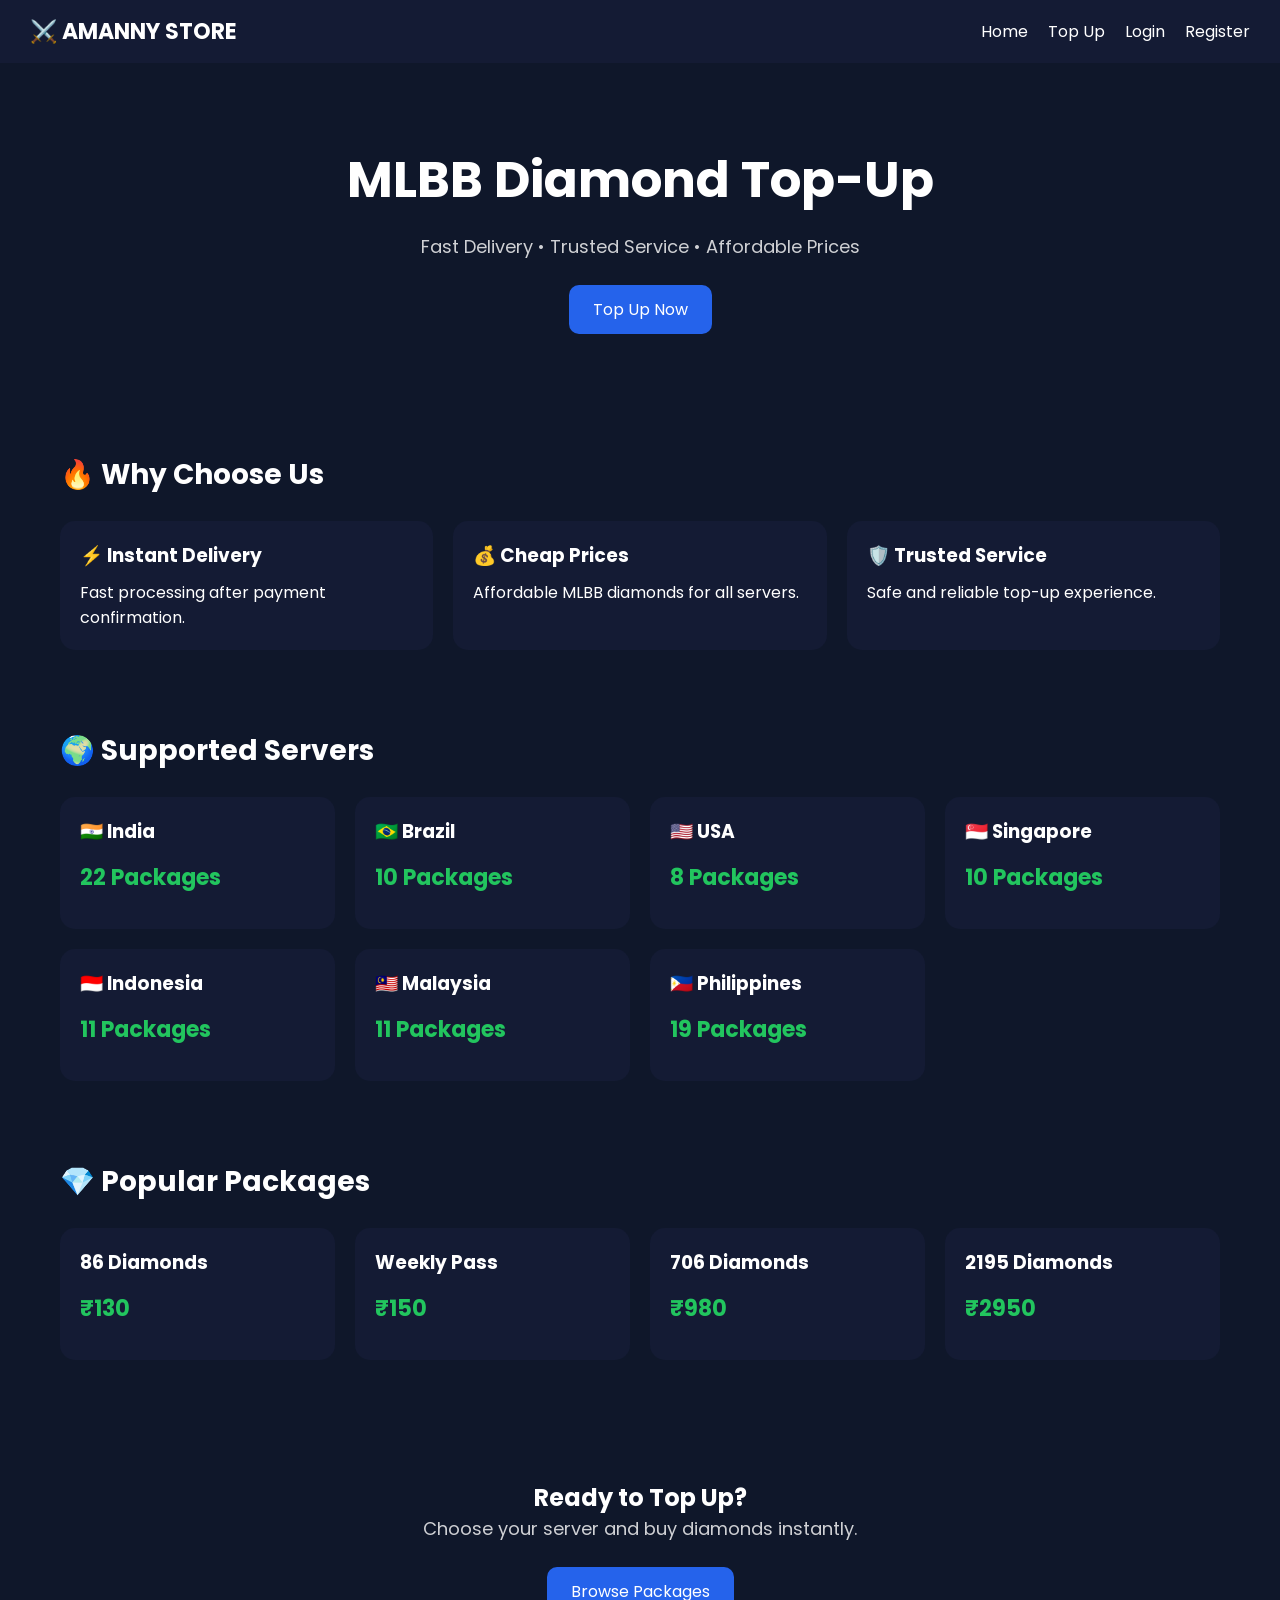
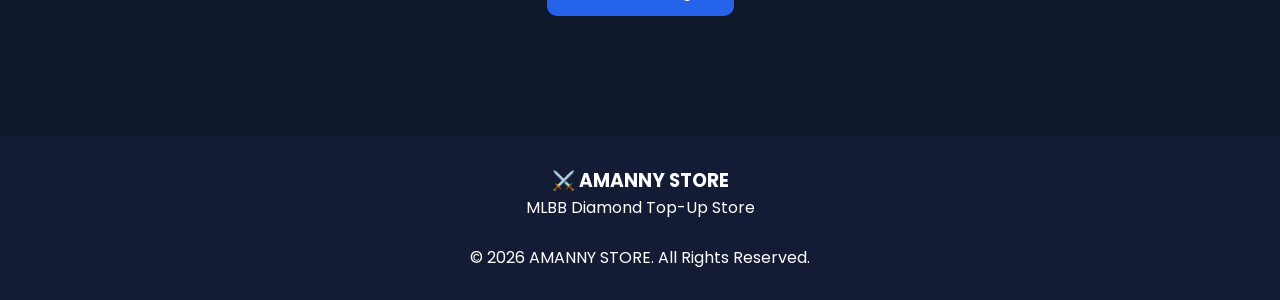
<file: index.html>
<!DOCTYPE html>
<html lang="en">
<head>
<meta charset="UTF-8">
<meta name="viewport" content="width=device-width, initial-scale=1.0">

<title>AMANNY STORE | MLBB Diamond Top Up</title>

<link rel="stylesheet" href="css/style.css">

<link href="https://fonts.googleapis.com/css2?family=Poppins:wght@300;400;500;600;700&display=swap" rel="stylesheet">
</head>

<body>

<!-- NAVBAR -->
<nav class="navbar">

<div class="logo">
⚔️ AMANNY STORE
</div>

<ul class="nav-links">
<li><a href="index.html">Home</a></li>
<li><a href="products.html">Top Up</a></li>
<li><a href="login.html">Login</a></li>
<li><a href="register.html">Register</a></li>
</ul>

</nav>

<!-- HERO SECTION -->
<section class="hero">

<h1>MLBB Diamond Top-Up</h1>

<p>
Fast Delivery • Trusted Service • Affordable Prices
</p>

<br>

<a href="products.html">
<button class="hero-btn">
Top Up Now
</button>
</a>

</section>

<!-- FEATURES -->
<section class="server-section">

<h2 class="server-title">
🔥 Why Choose Us
</h2>

<div class="product-grid">

<div class="product-card">
<h3>⚡ Instant Delivery</h3>
<p>Fast processing after payment confirmation.</p>
</div>

<div class="product-card">
<h3>💰 Cheap Prices</h3>
<p>Affordable MLBB diamonds for all servers.</p>
</div>

<div class="product-card">
<h3>🛡️ Trusted Service</h3>
<p>Safe and reliable top-up experience.</p>
</div>

</div>

</section>

<!-- SUPPORTED SERVERS -->
<section class="server-section">

<h2 class="server-title">
🌍 Supported Servers
</h2>

<div class="product-grid">

<div class="product-card">
<h3>🇮🇳 India</h3>
<p class="price">22 Packages</p>
</div>

<div class="product-card">
<h3>🇧🇷 Brazil</h3>
<p class="price">10 Packages</p>
</div>

<div class="product-card">
<h3>🇺🇸 USA</h3>
<p class="price">8 Packages</p>
</div>

<div class="product-card">
<h3>🇸🇬 Singapore</h3>
<p class="price">10 Packages</p>
</div>

<div class="product-card">
<h3>🇮🇩 Indonesia</h3>
<p class="price">11 Packages</p>
</div>

<div class="product-card">
<h3>🇲🇾 Malaysia</h3>
<p class="price">11 Packages</p>
</div>

<div class="product-card">
<h3>🇵🇭 Philippines</h3>
<p class="price">19 Packages</p>
</div>

</div>

</section>

<!-- POPULAR PACKS -->
<section class="server-section">

<h2 class="server-title">
💎 Popular Packages
</h2>

<div class="product-grid">

<div class="product-card">
<h3>86 Diamonds</h3>
<p class="price">₹130</p>
</div>

<div class="product-card">
<h3>Weekly Pass</h3>
<p class="price">₹150</p>
</div>

<div class="product-card">
<h3>706 Diamonds</h3>
<p class="price">₹980</p>
</div>

<div class="product-card">
<h3>2195 Diamonds</h3>
<p class="price">₹2950</p>
</div>

</div>

</section>

<!-- CTA -->
<section class="hero">

<h2>Ready to Top Up?</h2>

<p>
Choose your server and buy diamonds instantly.
</p>

<br>

<a href="products.html">
<button class="hero-btn">
Browse Packages
</button>
</a>

</section>

<!-- FOOTER -->
<footer style="text-align:center;padding:30px;background:#141b34;margin-top:40px;">

<h3>⚔️ AMANNY STORE</h3>

<p>
MLBB Diamond Top-Up Store
</p>

<br>

<p>
© 2026 AMANNY STORE. All Rights Reserved.
</p>

</footer>

</body>
</html>
</file>
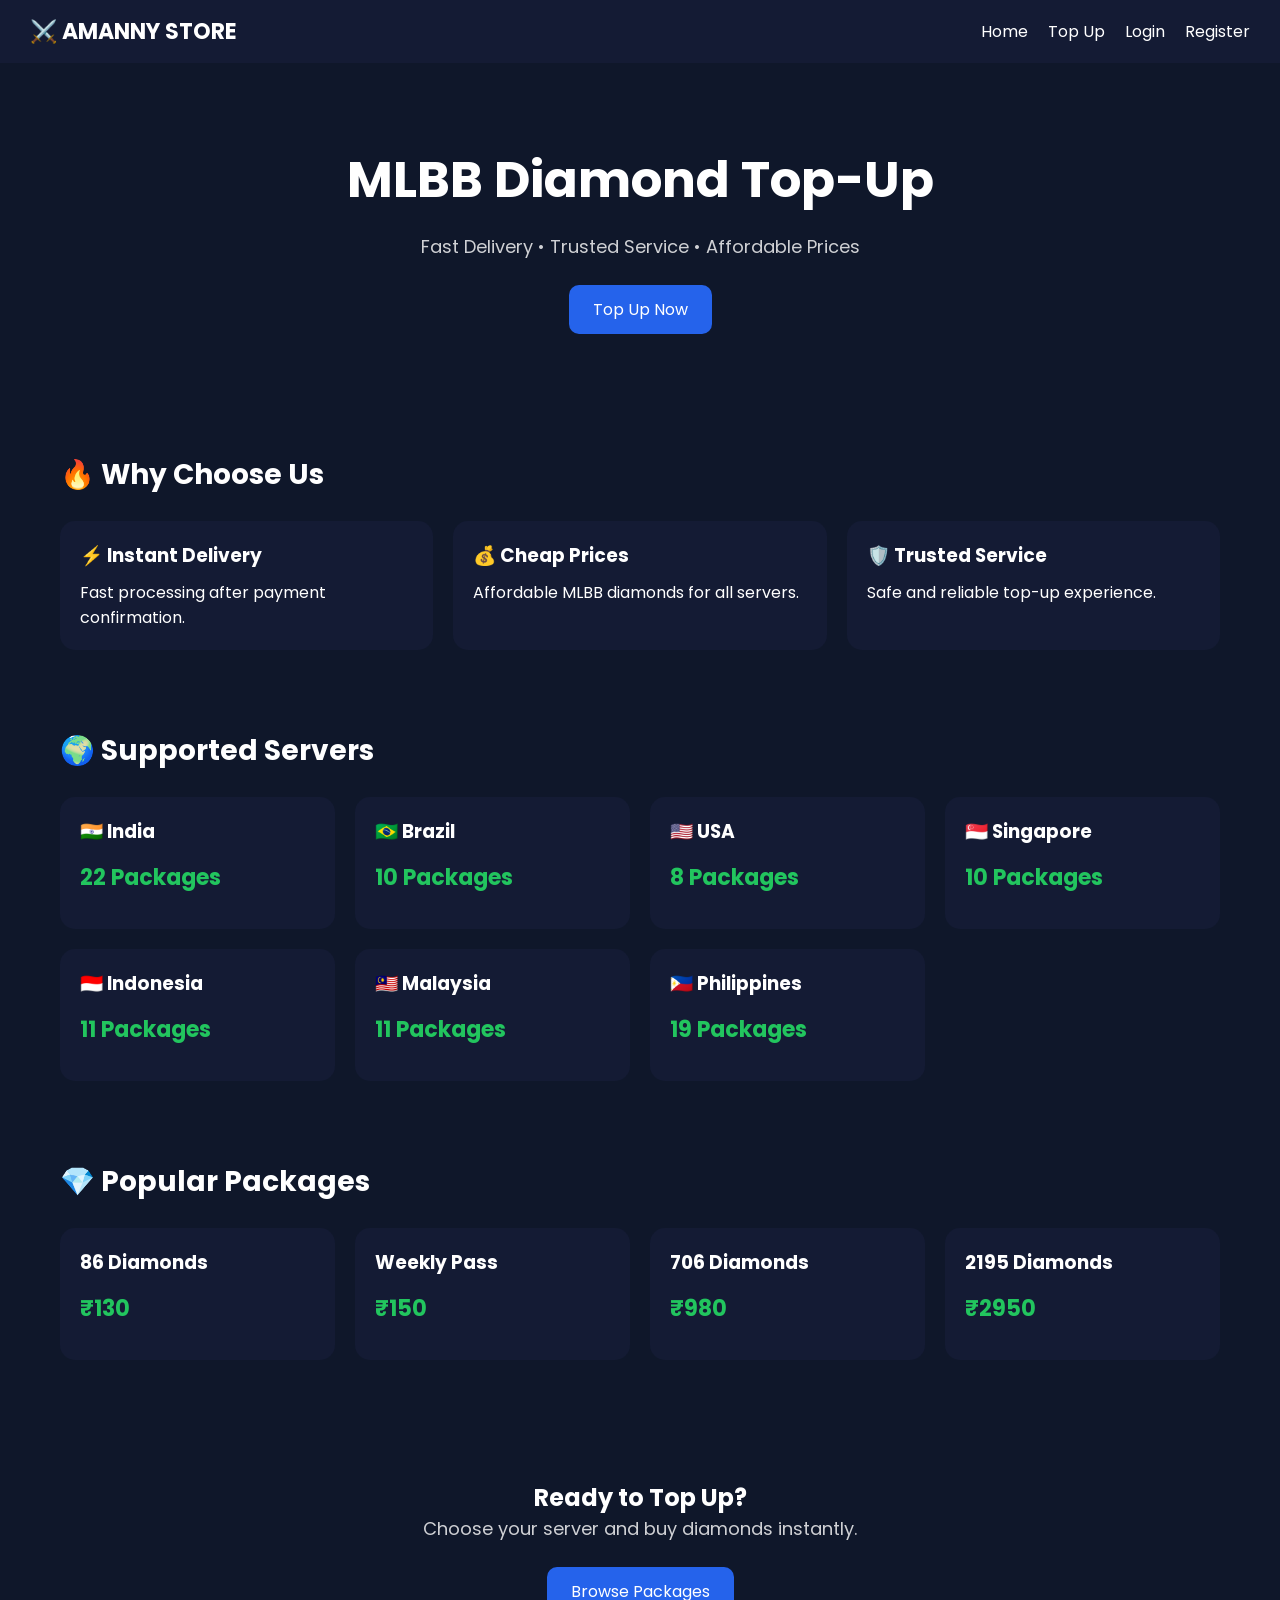
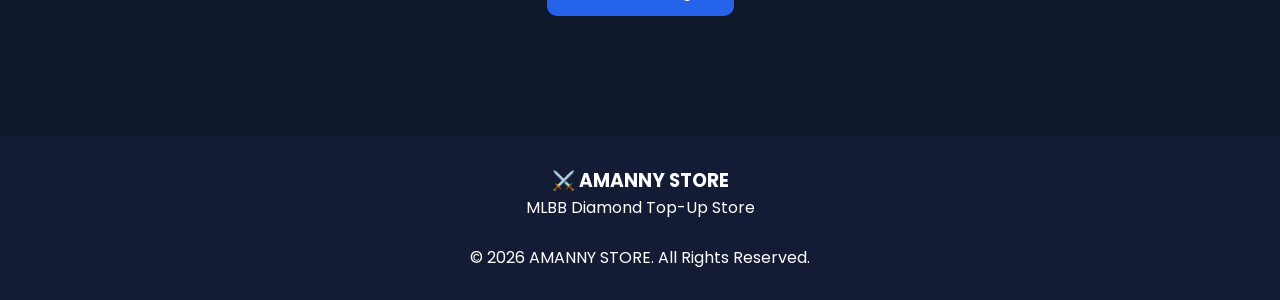
<file: admin.html>
<!DOCTYPE html>
<html lang="en">
<head>
<meta charset="UTF-8">
<meta name="viewport" content="width=device-width, initial-scale=1.0">

<title>Admin Dashboard | AMANNY STORE</title>

<link rel="stylesheet" href="css/style.css">
<link rel="stylesheet" href="css/admin.css">

<link href="https://fonts.googleapis.com/css2?family=Poppins:wght@300;400;500;600;700&display=swap" rel="stylesheet">
</head>
<body>

<nav class="navbar">

<div class="logo">
⚔️ AMANNY STORE ADMIN
</div>

<ul class="nav-links">
<li><a href="index.html">Home</a></li>
<li><a href="#" onclick="logoutAdmin()">Logout</a></li>
</ul>

</nav>

<div class="admin-container">

<h1>📊 Admin Dashboard</h1>

<div class="admin-stats">

<div class="admin-card">
<h3>Total Orders</h3>
<p id="totalOrders">0</p>
</div>

<div class="admin-card">
<h3>Total Revenue</h3>
<p id="totalRevenue">₹0</p>
</div>

<div class="admin-card">
<h3>Pending Orders</h3>
<p id="pendingOrders">0</p>
</div>

</div>

<div class="admin-orders">

<h2>📦 All Orders</h2>

<table>

<thead>

<tr>
<th>Package</th>
<th>Server</th>
<th>Price</th>
<th>User ID</th>
<th>Zone ID</th>
<th>Date</th>
<th>Status</th>
</tr>

</thead>

<tbody id="ordersTable">

</tbody>

</table>

</div>

</div>

<script>

/* Simple Admin Login */

const adminPassword = "admin123";

if(
sessionStorage.getItem("adminAuth")
!== "true"
){

const pass =
prompt("Enter Admin Password");

if(pass !== adminPassword){

alert("Access Denied");

window.location.href =
"index.html";

}

sessionStorage.setItem(
"adminAuth",
"true"
);

}

/* Load Orders */

const orders =
JSON.parse(
localStorage.getItem("orders")
) || [];

let revenue = 0;

document.getElementById("totalOrders")
.textContent =
orders.length;

document.getElementById("pendingOrders")
.textContent =
orders.length;

const tbody =
document.getElementById("ordersTable");

orders.forEach(order => {

revenue += Number(order.price);

tbody.innerHTML += `
<tr>

<td>${order.product}</td>

<td>${order.server}</td>

<td>₹${order.price}</td>

<td>${order.userId}</td>

<td>${order.zoneId}</td>

<td>${order.date || "-"}</td>

<td>
<span class="pending">
Pending
</span>
</td>

</tr>
`;

});

document.getElementById(
"totalRevenue"
).textContent =
"₹" + revenue;

function logoutAdmin(){

sessionStorage.removeItem(
"adminAuth"
);

window.location.href =
"index.html";

}

</script>

</body>
</html>
</file>
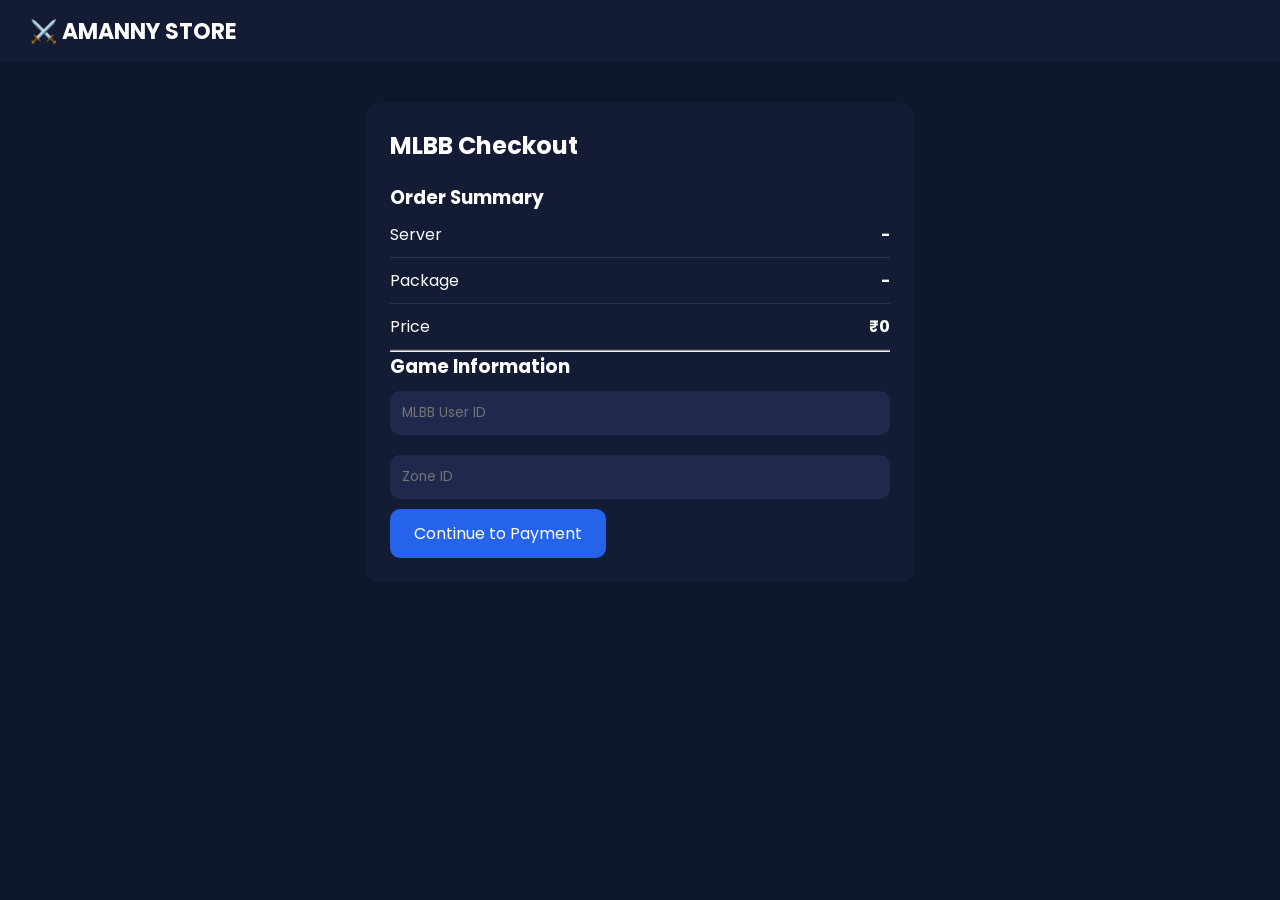
<file: checkout.html>
<!DOCTYPE html>
<html lang="en">
<head>
<meta charset="UTF-8">
<meta name="viewport" content="width=device-width, initial-scale=1.0">

<title>Checkout | AMANNY STORE</title>

<link rel="stylesheet" href="css/style.css">

<link href="https://fonts.googleapis.com/css2?family=Poppins:wght@300;400;500;600;700&display=swap" rel="stylesheet">
</head>
<body>

<nav class="navbar">
<div class="logo">⚔️ AMANNY STORE</div>
</nav>

<div class="checkout-container">

<div class="checkout-card">

<h2>MLBB Checkout</h2>

<div class="order-summary">

<h3>Order Summary</h3>

<div class="summary-row">
<span>Server</span>
<strong id="serverName">-</strong>
</div>

<div class="summary-row">
<span>Package</span>
<strong id="packageName">-</strong>
</div>

<div class="summary-row">
<span>Price</span>
<strong>₹<span id="packagePrice">0</span></strong>
</div>

</div>

<hr>

<h3>Game Information</h3>

<input
type="text"
id="userId"
placeholder="MLBB User ID"
required
>

<input
type="text"
id="zoneId"
placeholder="Zone ID"
required
>

<button onclick="continuePayment()">
Continue to Payment
</button>

</div>

</div>

<script>

const server =
localStorage.getItem("server_name");

const packageName =
localStorage.getItem("package_name");

const price =
localStorage.getItem("package_price");

document.getElementById("serverName").textContent =
server || "-";

document.getElementById("packageName").textContent =
packageName || "-";

document.getElementById("packagePrice").textContent =
price || "0";

function continuePayment(){

const userId =
document.getElementById("userId").value.trim();

const zoneId =
document.getElementById("zoneId").value.trim();

if(!userId || !zoneId){

alert("Please enter User ID and Zone ID");
return;

}

localStorage.setItem(
"mlbb_user_id",
userId
);

localStorage.setItem(
"mlbb_zone_id",
zoneId
);

window.location.href =
"payment.html";

}

</script>

</body>
</html>
</file>
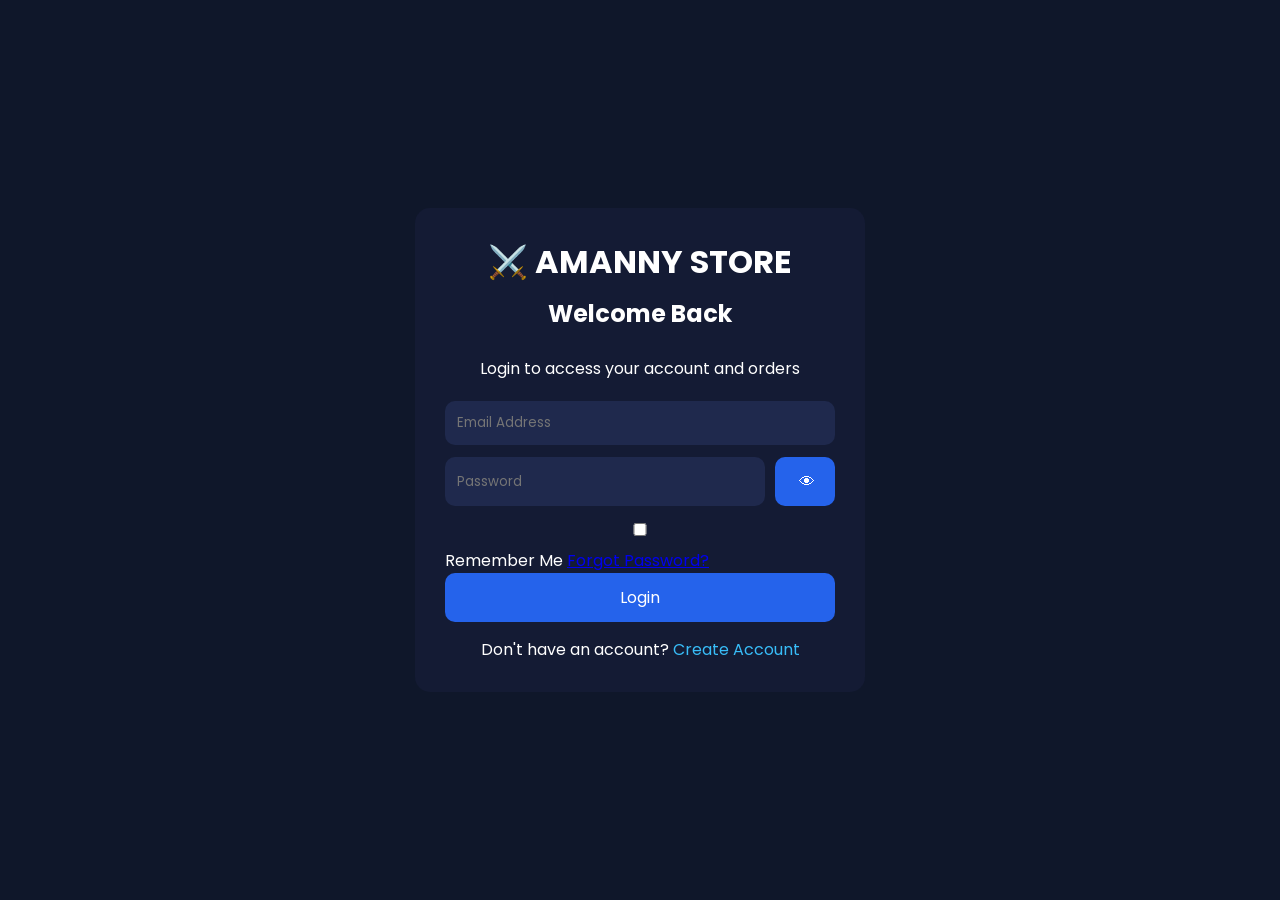
<file: dashboard.html>
<!DOCTYPE html>
<html lang="en">
<head>
<meta charset="UTF-8">
<meta name="viewport" content="width=device-width, initial-scale=1.0">

<title>Dashboard | AMANNY STORE</title>

<link rel="stylesheet" href="css/style.css">

<link href="https://fonts.googleapis.com/css2?family=Poppins:wght@300;400;500;600;700&display=swap" rel="stylesheet">
</head>
<body>

<nav class="navbar">

<div class="logo">
⚔️ AMANNY STORE
</div>

<ul class="nav-links">
<li><a href="index.html">Home</a></li>
<li><a href="products.html">Top Up</a></li>
<li><a href="#" onclick="logout()">Logout</a></li>
</ul>

</nav>

<div class="dashboard-container">

<div class="profile-card">

<h2>👤 User Profile</h2>

<p>
<strong>Name:</strong>
<span id="userName">Guest</span>
</p>

<p>
<strong>Email:</strong>
<span id="userEmail">-</span>
</p>

</div>

<div class="stats-grid">

<div class="stat-card">
<h3>Total Orders</h3>
<p id="totalOrders">0</p>
</div>

<div class="stat-card">
<h3>Last Package</h3>
<p id="lastPackage">None</p>
</div>

<div class="stat-card">
<h3>Status</h3>
<p>🟢 Active</p>
</div>

</div>

<div class="orders-card">

<h2>📦 Recent Orders</h2>

<div id="ordersList">

<p>No orders found.</p>

</div>

</div>

</div>

<script>

const user =
JSON.parse(
localStorage.getItem("user")
);

if(!user){

window.location.href =
"login.html";

}

document.getElementById("userName")
.textContent = user.name;

document.getElementById("userEmail")
.textContent = user.email;

/* Orders */

const orders =
JSON.parse(
localStorage.getItem("orders")
) || [];

document.getElementById("totalOrders")
.textContent = orders.length;

if(orders.length > 0){

document.getElementById("lastPackage")
.textContent =
orders[orders.length - 1].product;

}

const ordersList =
document.getElementById("ordersList");

if(orders.length){

ordersList.innerHTML = "";

orders.reverse().forEach(order => {

ordersList.innerHTML += `
<div class="order-item">

<h4>${order.product}</h4>

<p>${order.server}</p>

<p>₹${order.price}</p>

<p>Status: Pending</p>

</div>
`;

});

}

function logout(){

localStorage.removeItem("user");

window.location.href =
"login.html";

}

</script>

</body>
</html>
</file>
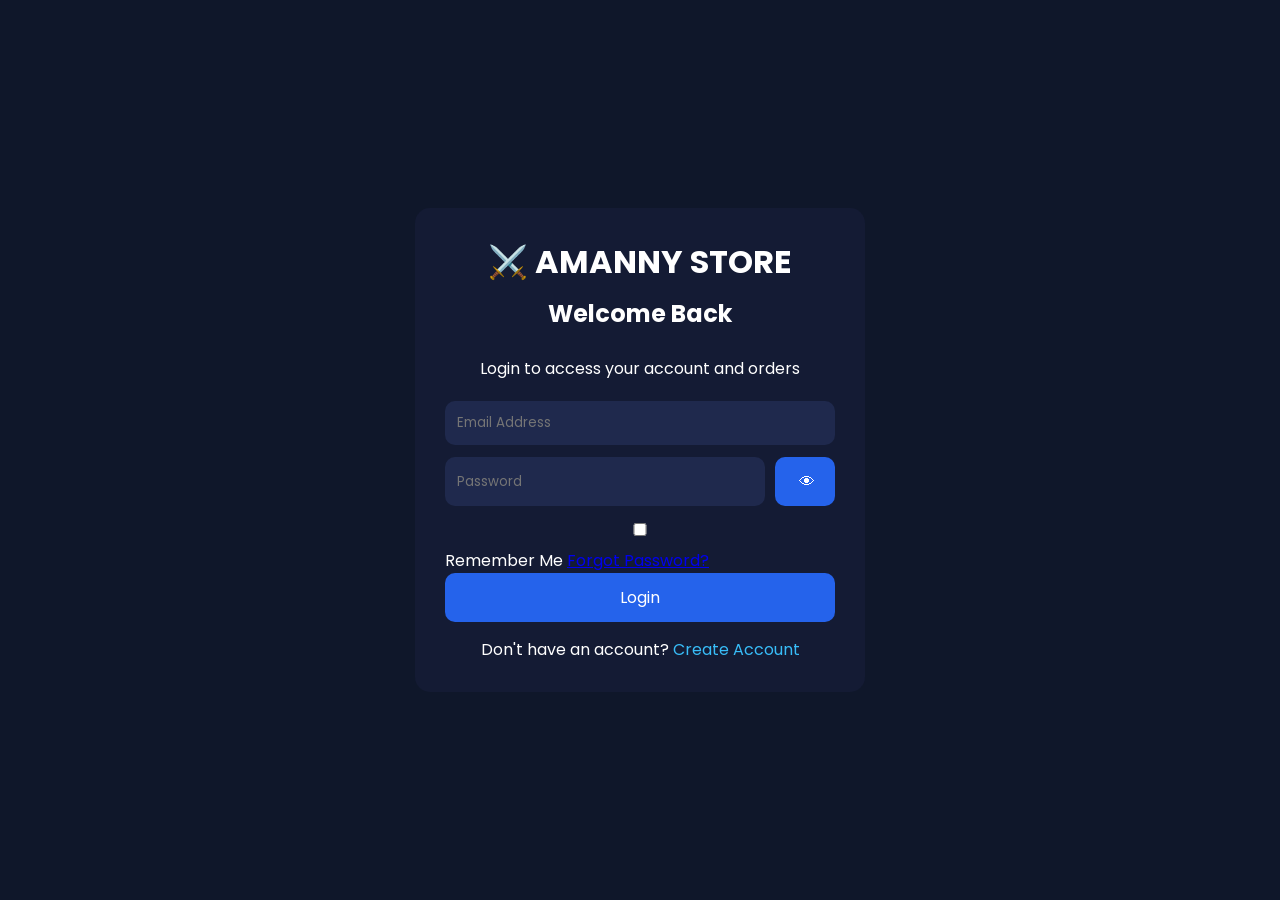
<file: login.html>
<!DOCTYPE html>
<html lang="en">
<head>
<meta charset="UTF-8">
<meta name="viewport" content="width=device-width, initial-scale=1.0">

<title>Login | AMANNY STORE</title>

<link rel="stylesheet" href="css/style.css">

<link href="https://fonts.googleapis.com/css2?family=Poppins:wght@300;400;500;600;700&display=swap" rel="stylesheet">
</head>
<body>

<div class="auth-container">

<div class="auth-card">

<h1>⚔️ AMANNY STORE</h1>

<h2>Welcome Back</h2>

<p style="text-align:center;margin-bottom:20px;">
Login to access your account and orders
</p>

<input
type="email"
id="email"
placeholder="Email Address"
required
>

<div class="password-box">

<input
type="password"
id="password"
placeholder="Password"
required
>

<button
type="button"
onclick="togglePassword()">
👁
</button>

</div>

<div class="login-options">

<label>

<input
type="checkbox"
id="rememberMe"
>

Remember Me

</label>

<a
href="#"
onclick="forgotPassword()"
>

Forgot Password?

</a>

</div>

<button onclick="login()">

Login

</button>

<p class="auth-footer">

Don't have an account?

<a href="register.html">
Create Account
</a>

</p>

</div>

</div>

<script src="js/auth.js"></script>

<script>

function togglePassword(){

const password =
document.getElementById("password");

password.type =
password.type === "password"
? "text"
: "password";

}

function forgotPassword(){

alert(
"Password reset requires backend support. Please contact store support."
);

}

</script>

</body>
</html>
</file>
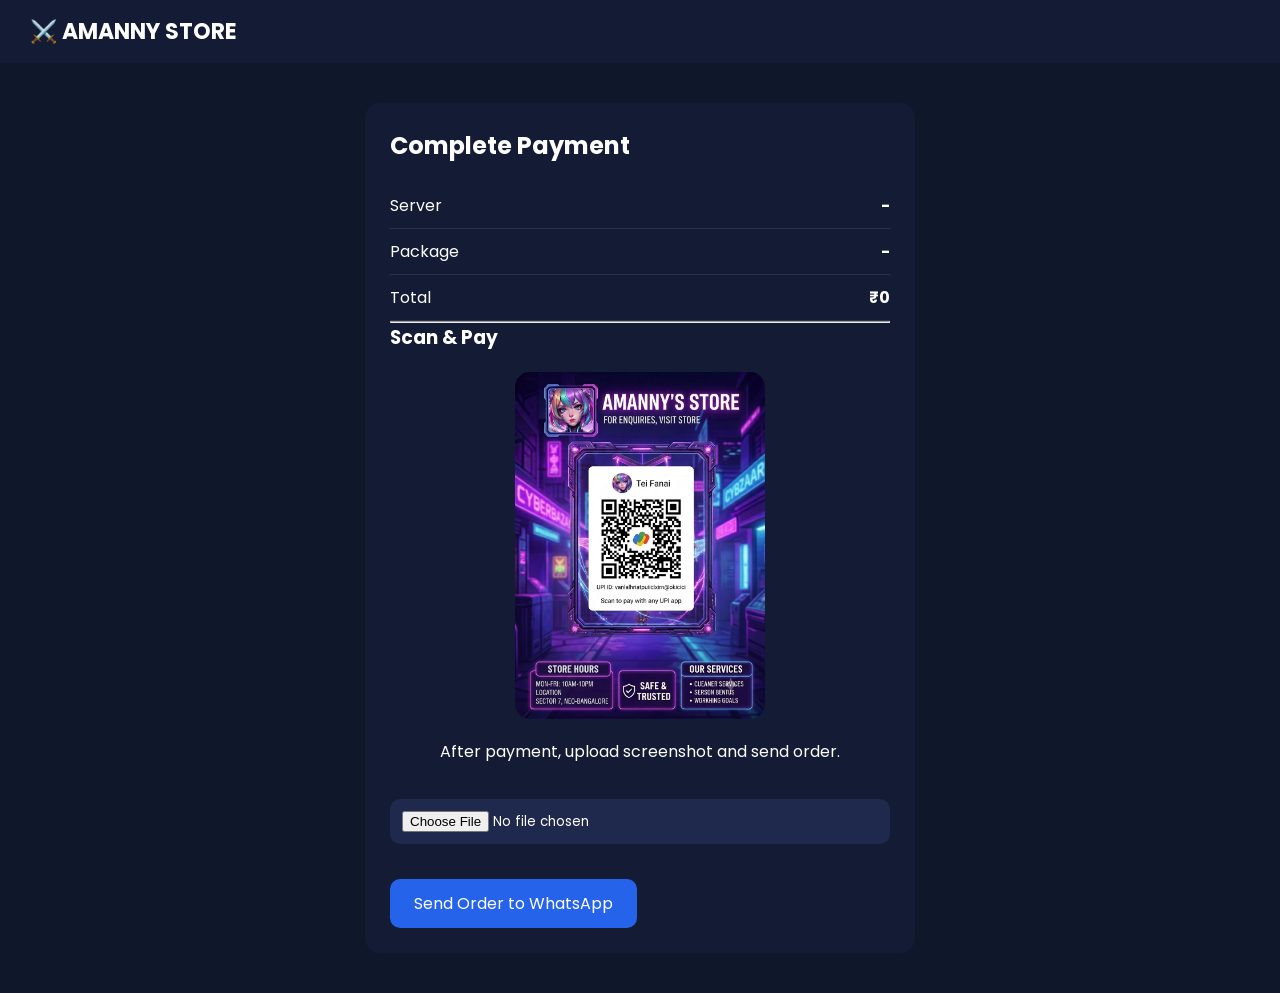
<file: payment.html>
<!DOCTYPE html>
<html lang="en">
<head>
<meta charset="UTF-8">
<meta name="viewport" content="width=device-width, initial-scale=1.0">

<title>Payment | AMANNY STORE</title>

<link rel="stylesheet" href="css/style.css">
<link href="https://fonts.googleapis.com/css2?family=Poppins:wght@300;400;500;600;700&display=swap" rel="stylesheet">
</head>

<body>

<nav class="navbar">
<div class="logo">⚔️ AMANNY STORE</div>
</nav>

<section class="checkout-container">

<div class="checkout-card">

<h2>Complete Payment</h2>

<div class="summary-row">
<span>Server</span>
<strong id="serverName"></strong>
</div>

<div class="summary-row">
<span>Package</span>
<strong id="productName"></strong>
</div>

<div class="summary-row total">
<span>Total</span>
<strong>₹<span id="amount"></span></strong>
</div>

<hr>

<h3>Scan & Pay</h3>

<img
src="images/qr.png"
alt="QR Payment"
style="width:250px;max-width:100%;display:block;margin:20px auto;border-radius:15px;"
>

<p style="text-align:center;">
After payment, upload screenshot and send order.
</p>

<br>

<input
type="file"
id="paymentProof"
accept="image/*"
>

<br><br>

<button onclick="sendOrder()">
Send Order to WhatsApp
</button>

</div>

</section>

<script>

document.getElementById("serverName").textContent =
localStorage.getItem("server_name") || "-";

document.getElementById("productName").textContent =
localStorage.getItem("package_name") || "-";

document.getElementById("amount").textContent =
localStorage.getItem("package_price") || "0";

function sendOrder(){

const server =
localStorage.getItem("server_name");

const product =
localStorage.getItem("package_name");

const price =
localStorage.getItem("package_price");

const userId =
localStorage.getItem("mlbb_user_id") || "Not Provided";

const zoneId =
localStorage.getItem("mlbb_zone_id") || "Not Provided";

const phone = "91XXXXXXXXXX"; // replace with your WhatsApp number

const message = `🔥 MLBB ORDER

👤 User ID: ${userId}
🆔 Zone ID: ${zoneId}

🌍 Server: ${server}

💎 Package: ${product}

💰 Amount: ₹${price}

📌 Status: Payment Sent`;

window.open(
`https://wa.me/${phone}?text=${encodeURIComponent(message)}`,
"_blank"
);

}

</script>

</body>
</html>
</file>
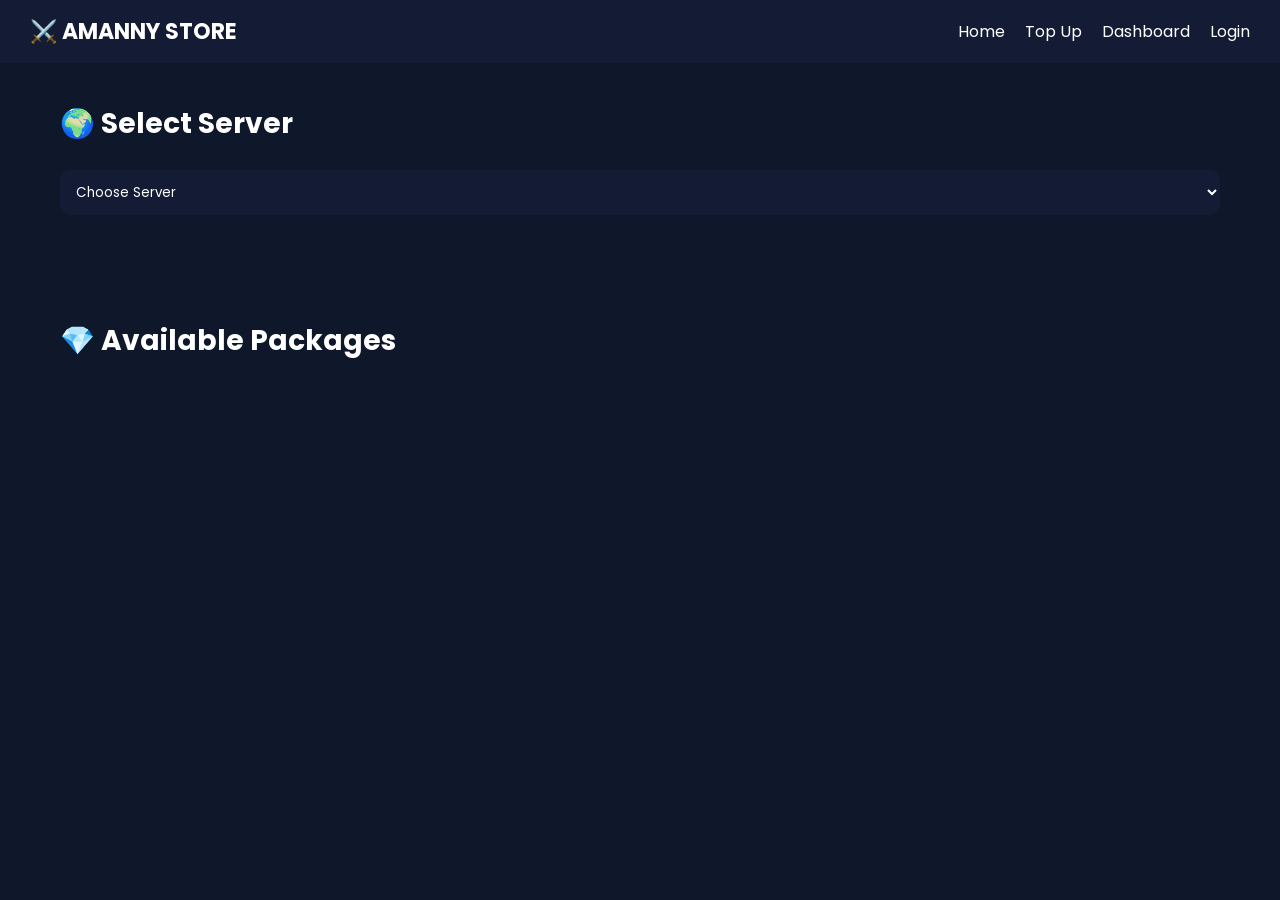
<file: products.html>
<!DOCTYPE html>
<html lang="en">
<head>
<meta charset="UTF-8">
<meta name="viewport" content="width=device-width, initial-scale=1.0">

<title>MLBB Top Up | AMANNY STORE</title>

<link rel="stylesheet" href="css/style.css">

<link href="https://fonts.googleapis.com/css2?family=Poppins:wght@300;400;500;600;700&display=swap" rel="stylesheet">
</head>
<body>

<nav class="navbar">

<div class="logo">
⚔️ AMANNY STORE
</div>

<ul class="nav-links">
<li><a href="index.html">Home</a></li>
<li><a href="products.html">Top Up</a></li>
<li><a href="dashboard.html">Dashboard</a></li>
<li><a href="login.html">Login</a></li>
</ul>

</nav>

<section class="server-section">

<h2 class="server-title">
🌍 Select Server
</h2>

<select
id="serverSelect"
style="
width:100%;
padding:12px;
border-radius:10px;
background:#141b34;
color:white;
border:none;
margin-bottom:25px;
"
>

<option value="">
Choose Server
</option>

</select>

</section>

<section class="server-section">

<h2 class="server-title">
💎 Available Packages
</h2>

<div
id="packageGrid"
class="product-grid">

</div>

</section>

<script type="module">

import { servers } from "./js/data.js";

const serverSelect =
document.getElementById("serverSelect");

const packageGrid =
document.getElementById("packageGrid");

/* Load Servers */

servers.forEach((server,index)=>{

const option =
document.createElement("option");

option.value = index;
option.textContent = server.name;

serverSelect.appendChild(option);

});

/* Server Change */

serverSelect.addEventListener("change",()=>{

packageGrid.innerHTML = "";

const selected =
servers[serverSelect.value];

if(!selected) return;

selected.packages.forEach(pkg=>{

const card =
document.createElement("div");

card.className = "product-card";

card.innerHTML = `
<h3>${pkg.product}</h3>

<p class="price">
₹${pkg.price}
</p>

<button class="buy-btn">
Buy Now
</button>
`;

card.querySelector("button")
.addEventListener("click",()=>{

localStorage.setItem(
"server_name",
selected.name
);

localStorage.setItem(
"package_name",
pkg.product
);

localStorage.setItem(
"package_price",
pkg.price
);

window.location.href =
"checkout.html";

});

packageGrid.appendChild(card);

});

});

</script>

</body>
</html>
</file>
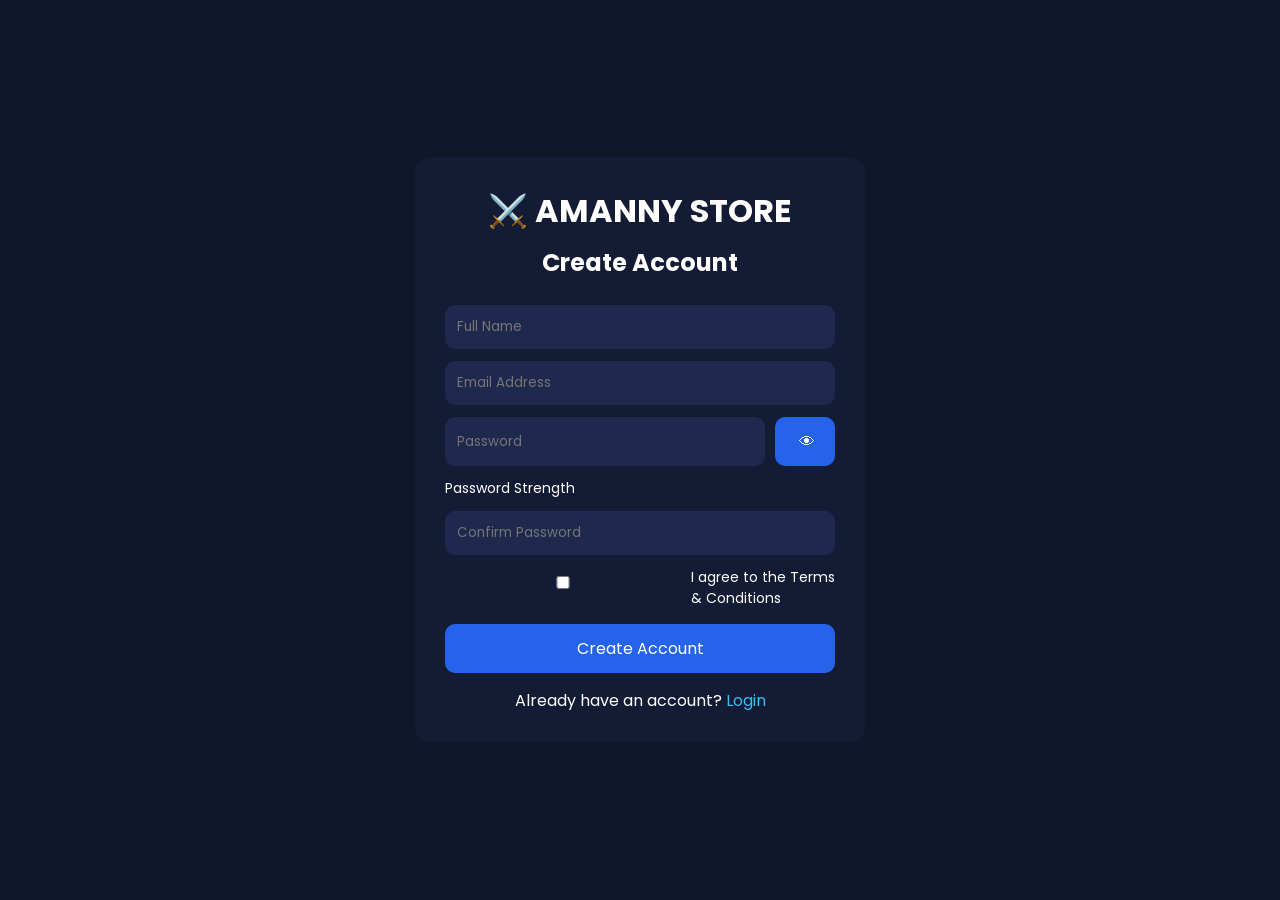
<file: register.html>
<!DOCTYPE html>
<html lang="en">
<head>
<meta charset="UTF-8">
<meta name="viewport" content="width=device-width, initial-scale=1.0">

<title>Register | AMANNY STORE</title>

<link rel="stylesheet" href="css/style.css">

<link href="https://fonts.googleapis.com/css2?family=Poppins:wght@300;400;500;600;700&display=swap" rel="stylesheet">
</head>
<body>

<div class="auth-container">

<div class="auth-card">

<h1>⚔️ AMANNY STORE</h1>

<h2>Create Account</h2>

<input
type="text"
id="name"
placeholder="Full Name"
required
>

<input
type="email"
id="email"
placeholder="Email Address"
required
>

<div class="password-box">

<input
type="password"
id="password"
placeholder="Password"
oninput="checkStrength()"
required
>

<button
type="button"
onclick="togglePassword()">
👁
</button>

</div>

<div
id="strengthText"
class="strength-text">
Password Strength
</div>

<input
type="password"
id="confirmPassword"
placeholder="Confirm Password"
required
>

<label class="terms">

<input
type="checkbox"
id="terms"
>

I agree to the Terms & Conditions

</label>

<button onclick="register()">

Create Account

</button>

<p class="auth-footer">

Already have an account?

<a href="login.html">
Login
</a>

</p>

</div>

</div>

<script src="js/auth.js"></script>

<script>

function togglePassword(){

const password =
document.getElementById("password");

password.type =
password.type === "password"
? "text"
: "password";

}

function checkStrength(){

const password =
document.getElementById("password").value;

const text =
document.getElementById("strengthText");

if(password.length < 6){

text.innerHTML =
"🔴 Weak Password";

text.style.color =
"#ef4444";

}else if(password.length < 10){

text.innerHTML =
"🟡 Medium Password";

text.style.color =
"#f59e0b";

}else{

text.innerHTML =
"🟢 Strong Password";

text.style.color =
"#22c55e";

}

}

</script>

</body>
</html>
</file>
<file: css/style.css>
/* RESET */

*{
margin:0;
padding:0;
box-sizing:border-box;
font-family:'Poppins',sans-serif;
}

body{
background:#0f172a;
color:#fff;
min-height:100vh;
}

/* NAVBAR */

.navbar{
display:flex;
justify-content:space-between;
align-items:center;
padding:15px 30px;
background:#141b34;
position:sticky;
top:0;
z-index:100;
}

.logo{
font-size:22px;
font-weight:700;
}

.nav-links{
display:flex;
gap:20px;
list-style:none;
}

.nav-links a{
text-decoration:none;
color:white;
transition:.3s;
}

.nav-links a:hover{
color:#38bdf8;
}

/* HERO */

.hero{
text-align:center;
padding:80px 20px;
}

.hero h1{
font-size:50px;
margin-bottom:15px;
}

.hero p{
opacity:.8;
font-size:18px;
}

.hero-btn,
button{
background:#2563eb;
color:white;
border:none;
padding:12px 24px;
border-radius:10px;
cursor:pointer;
font-size:16px;
transition:.3s;
}

.hero-btn:hover,
button:hover{
background:#1d4ed8;
}

/* SECTION */

.server-section{
padding:40px 20px;
max-width:1200px;
margin:auto;
}

.server-title{
margin-bottom:25px;
font-size:28px;
}

/* PRODUCT GRID */

.product-grid{
display:grid;
grid-template-columns:
repeat(auto-fit,minmax(250px,1fr));
gap:20px;
}

.product-card{
background:#141b34;
padding:20px;
border-radius:15px;
transition:.3s;
}

.product-card:hover{
transform:translateY(-5px);
}

.product-card h3{
margin-bottom:10px;
}

.price{
font-size:22px;
font-weight:700;
color:#22c55e;
margin:15px 0;
}

/* AUTH */

.auth-container{
display:flex;
justify-content:center;
align-items:center;
min-height:100vh;
padding:20px;
}

.auth-card{
width:100%;
max-width:450px;
background:#141b34;
padding:30px;
border-radius:15px;
}

.auth-card h1{
text-align:center;
margin-bottom:10px;
}

.auth-card h2{
text-align:center;
margin-bottom:25px;
}

.auth-card input{
width:100%;
padding:12px;
margin-bottom:12px;
border:none;
border-radius:10px;
background:#1f294d;
color:white;
}

.auth-card button{
width:100%;
}

.auth-footer{
margin-top:15px;
text-align:center;
}

.auth-footer a{
color:#38bdf8;
text-decoration:none;
}

/* PASSWORD */

.password-box{
display:flex;
gap:10px;
margin-bottom:12px;
}

.password-box input{
flex:1;
margin-bottom:0;
}

.password-box button{
width:60px;
}

.strength-text{
font-size:14px;
margin-bottom:12px;
}

.terms{
display:flex;
align-items:center;
gap:10px;
font-size:14px;
margin-bottom:15px;
}

/* CHECKOUT */

.checkout-container{
display:flex;
justify-content:center;
align-items:center;
padding:40px 20px;
}

.checkout-card{
width:100%;
max-width:550px;
background:#141b34;
padding:25px;
border-radius:15px;
}

.checkout-card h2{
margin-bottom:20px;
}

.summary-row{
display:flex;
justify-content:space-between;
padding:10px 0;
border-bottom:
1px solid rgba(255,255,255,.1);
}

.checkout-card input{
width:100%;
padding:12px;
margin:10px 0;
border:none;
border-radius:10px;
background:#1f294d;
color:white;
}

/* DASHBOARD */

.dashboard-container{
max-width:1200px;
margin:auto;
padding:30px 20px;
}

.profile-card,
.orders-card{
background:#141b34;
padding:20px;
border-radius:15px;
margin-bottom:20px;
}

.stats-grid{
display:grid;
grid-template-columns:
repeat(auto-fit,minmax(220px,1fr));
gap:20px;
margin-bottom:20px;
}

.stat-card{
background:#141b34;
padding:20px;
border-radius:15px;
text-align:center;
}

.order-item{
background:#1f294d;
padding:15px;
border-radius:10px;
margin-top:10px;
}

/* FOOTER */

footer{
background:#141b34;
padding:30px;
text-align:center;
margin-top:40px;
}

/* SCROLLBAR */

::-webkit-scrollbar{
width:8px;
}

::-webkit-scrollbar-thumb{
background:#2563eb;
border-radius:20px;
}

/* MOBILE */

@media(max-width:768px){

.navbar{
flex-direction:column;
gap:15px;
}

.nav-links{
flex-wrap:wrap;
justify-content:center;
}

.hero h1{
font-size:34px;
}

.server-title{
font-size:24px;
}

}
</file>
<file: css/admin.css>
/* ADMIN PAGE */

.admin-container{
max-width:1200px;
margin:auto;
padding:30px 20px;
}

.admin-container h1{
margin-bottom:25px;
text-align:center;
}

/* STATS */

.admin-stats{
display:grid;
grid-template-columns:repeat(auto-fit,minmax(220px,1fr));
gap:20px;
margin-bottom:30px;
}

.admin-card{
background:#141b34;
padding:25px;
border-radius:15px;
text-align:center;
box-shadow:0 4px 12px rgba(0,0,0,.25);
}

.admin-card h3{
margin-bottom:10px;
font-size:18px;
}

.admin-card p{
font-size:28px;
font-weight:700;
color:#22c55e;
}

/* ORDERS SECTION */

.admin-orders{
background:#141b34;
padding:20px;
border-radius:15px;
overflow-x:auto;
box-shadow:0 4px 12px rgba(0,0,0,.25);
}

.admin-orders h2{
margin-bottom:20px;
}

/* TABLE */

table{
width:100%;
border-collapse:collapse;
min-width:900px;
}

thead{
background:#1f294d;
}

th{
padding:15px;
text-align:left;
font-weight:600;
}

td{
padding:15px;
border-bottom:1px solid rgba(255,255,255,.08);
}

tr:hover{
background:rgba(255,255,255,.03);
}

/* STATUS BADGES */

.pending{
background:#f59e0b;
color:#fff;
padding:5px 10px;
border-radius:20px;
font-size:12px;
font-weight:600;
}

.approved{
background:#22c55e;
color:#fff;
padding:5px 10px;
border-radius:20px;
font-size:12px;
font-weight:600;
}

.rejected{
background:#ef4444;
color:#fff;
padding:5px 10px;
border-radius:20px;
font-size:12px;
font-weight:600;
}

/* ACTION BUTTONS */

.action-btn{
padding:8px 12px;
border:none;
border-radius:8px;
cursor:pointer;
font-size:13px;
margin-right:5px;
}

.approve-btn{
background:#22c55e;
color:#fff;
}

.reject-btn{
background:#ef4444;
color:#fff;
}

.delete-btn{
background:#6b7280;
color:#fff;
}

/* MOBILE */

@media(max-width:768px){

.admin-container{
padding:20px 10px;
}

.admin-card p{
font-size:22px;
}

th,
td{
padding:10px;
font-size:13px;
}

}
</file>
